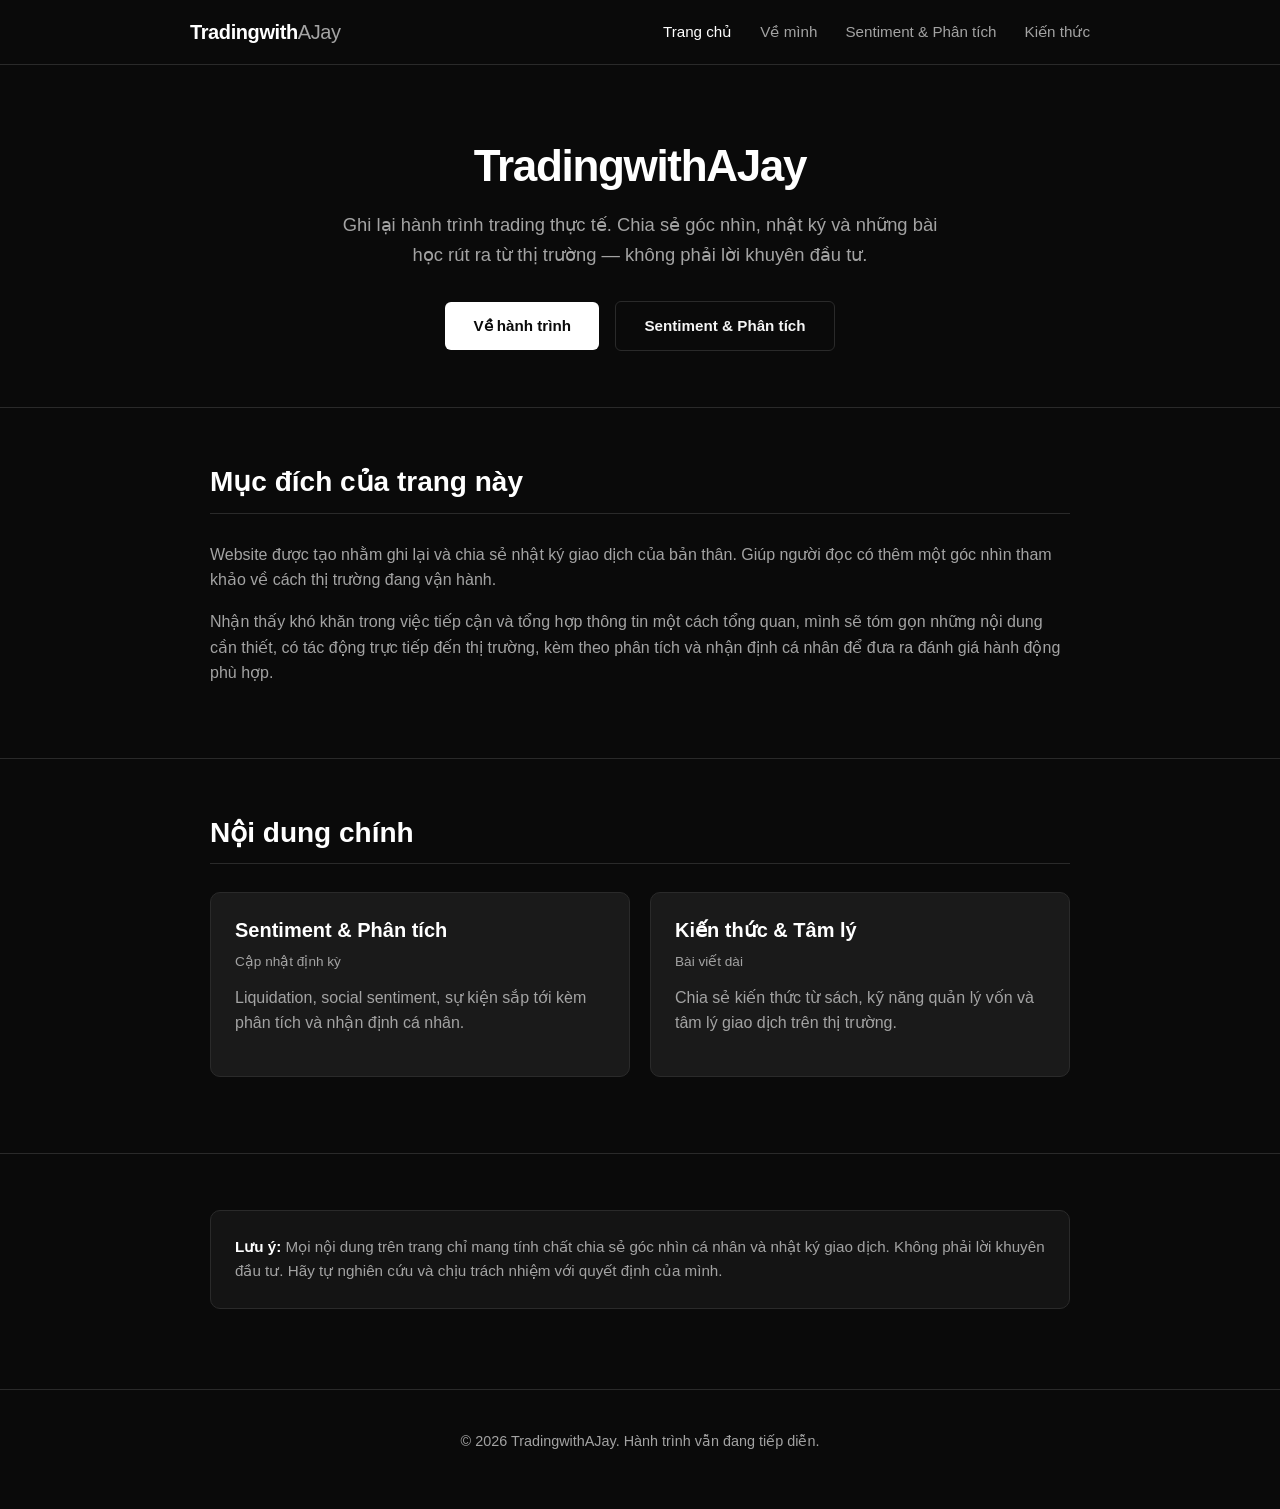
<file: index.html>
<!DOCTYPE html>
<html lang="vi">
<head>
  <meta charset="UTF-8">
  <meta name="viewport" content="width=device-width, initial-scale=1.0">
  <title>TradingwithAJay — Hành trình Trading</title>
  <meta name="description" content="Ghi lại và chia sẻ nhật ký giao dịch, góc nhìn thực tế về cách thị trường vận hành.">
  <link rel="stylesheet" href="style.css">
</head>
<body>
  <header>
    <div class="container header-inner">
      <a href="index.html" class="logo">Tradingwith<span>AJay</span></a>
      <button class="menu-toggle" aria-label="Menu">☰</button>
      <nav>
        <a href="index.html" class="active">Trang chủ</a>
        <a href="about.html">Về mình</a>
        <a href="sentiment.html">Sentiment & Phân tích</a>
        <a href="knowledge.html">Kiến thức</a>
      </nav>
    </div>
  </header>

  <main>
    <!-- Hero -->
    <section class="hero">
      <div class="container">
        <h1>TradingwithAJay</h1>
        <p>Ghi lại hành trình trading thực tế. Chia sẻ góc nhìn, nhật ký và những bài học rút ra từ thị trường — không phải lời khuyên đầu tư.</p>
        <div>
          <a href="about.html" class="btn">Về hành trình</a>
          <a href="sentiment.html" class="btn btn-outline">Sentiment & Phân tích</a>
        </div>
      </div>
    </section>

    <!-- Giới thiệu ngắn -->
    <section>
      <div class="container">
        <h2 class="section-title">Mục đích của trang này</h2>
        <p>Website được tạo nhằm ghi lại và chia sẻ nhật ký giao dịch của bản thân. Giúp người đọc có thêm một góc nhìn tham khảo về cách thị trường đang vận hành.</p>
        <p>Nhận thấy khó khăn trong việc tiếp cận và tổng hợp thông tin một cách tổng quan, mình sẽ tóm gọn những nội dung cần thiết, có tác động trực tiếp đến thị trường, kèm theo phân tích và nhận định cá nhân để đưa ra đánh giá hành động phù hợp.</p>
      </div>
    </section>

    <!-- Các mục chính -->
    <section>
      <div class="container">
        <h2 class="section-title">Nội dung chính</h2>
        <div class="grid-2">
          <a href="sentiment.html" class="card" style="display:block;">
            <h3>Sentiment & Phân tích</h3>
            <p class="card-meta">Cập nhật định kỳ</p>
            <p>Liquidation, social sentiment, sự kiện sắp tới kèm phân tích và nhận định cá nhân.</p>
          </a>
          <a href="knowledge.html" class="card" style="display:block;">
            <h3>Kiến thức & Tâm lý</h3>
            <p class="card-meta">Bài viết dài</p>
            <p>Chia sẻ kiến thức từ sách, kỹ năng quản lý vốn và tâm lý giao dịch trên thị trường.</p>
          </a>
        </div>
      </div>
    </section>

    <!-- Lưu ý -->
    <section>
      <div class="container">
        <div class="data-block">
          <p style="margin:0; color: var(--text-muted); font-size: 0.95rem;">
            <strong style="color: var(--accent);">Lưu ý:</strong> Mọi nội dung trên trang chỉ mang tính chất chia sẻ góc nhìn cá nhân và nhật ký giao dịch. Không phải lời khuyên đầu tư. Hãy tự nghiên cứu và chịu trách nhiệm với quyết định của mình.
          </p>
        </div>
      </div>
    </section>
  </main>

  <footer>
    <div class="container">
      <p>© 2026 TradingwithAJay. Hành trình vẫn đang tiếp diễn.</p>
    </div>
  </footer>

  <script src="main.js"></script>
</body>
</html>
</file>
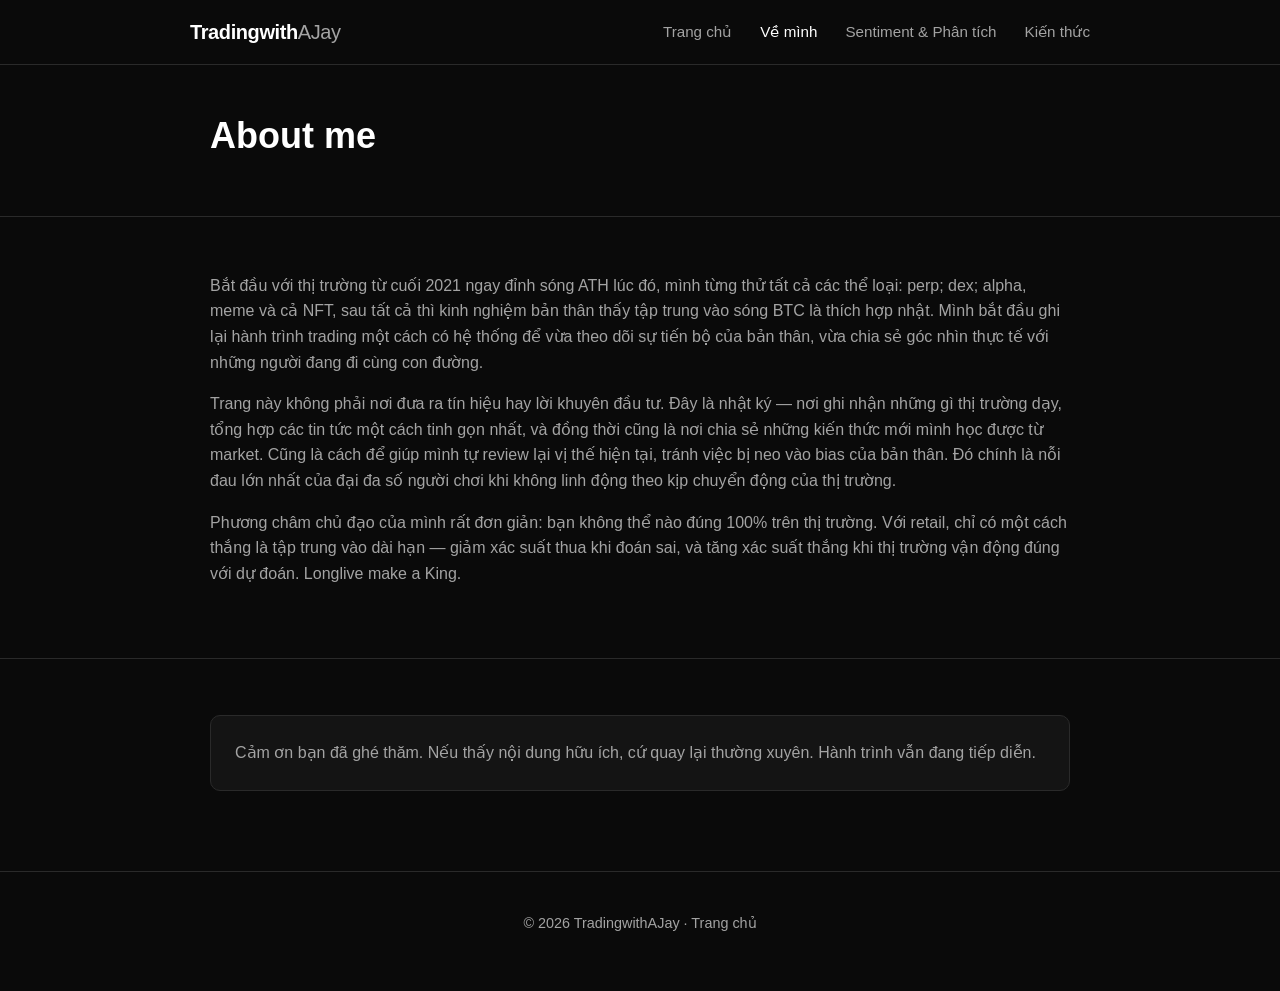
<file: about.html>
<!DOCTYPE html>
<html lang="vi">
<head>
  <meta charset="UTF-8">
  <meta name="viewport" content="width=device-width, initial-scale=1.0">
  <title>About me — TradingwithAJay</title>
  <meta name="description" content="Hành trình trading và góc nhìn cá nhân của TradingwithAJay.">
  <link rel="stylesheet" href="style.css">
</head>
<body>
  <header>
    <div class="container header-inner">
      <a href="index.html" class="logo">Tradingwith<span>AJay</span></a>
      <button class="menu-toggle" aria-label="Menu">☰</button>
      <nav>
        <a href="index.html">Trang chủ</a>
        <a href="about.html" class="active">Về mình</a>
        <a href="sentiment.html">Sentiment & Phân tích</a>
        <a href="knowledge.html">Kiến thức</a>
      </nav>
    </div>
  </header>

  <main>
    <section style="padding-top: 3rem;">
      <div class="container">
        <h1>About me</h1>
      </div>
    </section>

    <section>
      <div class="container">
        <p>Bắt đầu với thị trường từ cuối 2021 ngay đỉnh sóng ATH lúc đó, mình từng thử tất cả các thể loại: perp; dex; alpha, meme và cả NFT, sau tất cả thì kinh nghiệm bản thân thấy tập trung vào sóng BTC là thích hợp nhật. Mình bắt đầu ghi lại hành trình trading một cách có hệ thống để vừa theo dõi sự tiến bộ của bản thân, vừa chia sẻ góc nhìn thực tế với những người đang đi cùng con đường.</p>

        <p>Trang này không phải nơi đưa ra tín hiệu hay lời khuyên đầu tư. Đây là nhật ký — nơi ghi nhận những gì thị trường dạy, tổng hợp các tin tức một cách tinh gọn nhất, và đồng thời cũng là nơi chia sẻ những kiến thức mới mình học được từ market. Cũng là cách để giúp mình tự review lại vị thế hiện tại, tránh việc bị neo vào bias của bản thân. Đó chính là nỗi đau lớn nhất của đại đa số người chơi khi không linh động theo kịp chuyển động của thị trường.</p>

        <p>Phương châm chủ đạo của mình rất đơn giản: bạn không thể nào đúng 100% trên thị trường. Với retail, chỉ có một cách thắng là tập trung vào dài hạn — giảm xác suất thua khi đoán sai, và tăng xác suất thắng khi thị trường vận động đúng với dự đoán. Longlive make a King.</p>
      </div>
    </section>

    <section>
      <div class="container">
        <div class="data-block">
          <p style="margin:0; color: var(--text-muted);">
            Cảm ơn bạn đã ghé thăm. Nếu thấy nội dung hữu ích, cứ quay lại thường xuyên. Hành trình vẫn đang tiếp diễn.
          </p>
        </div>
      </div>
    </section>
  </main>

  <footer>
    <div class="container">
      <p>© 2026 TradingwithAJay · <a href="index.html">Trang chủ</a></p>
    </div>
  </footer>

  <script src="main.js"></script>
</body>
</html>
</file>
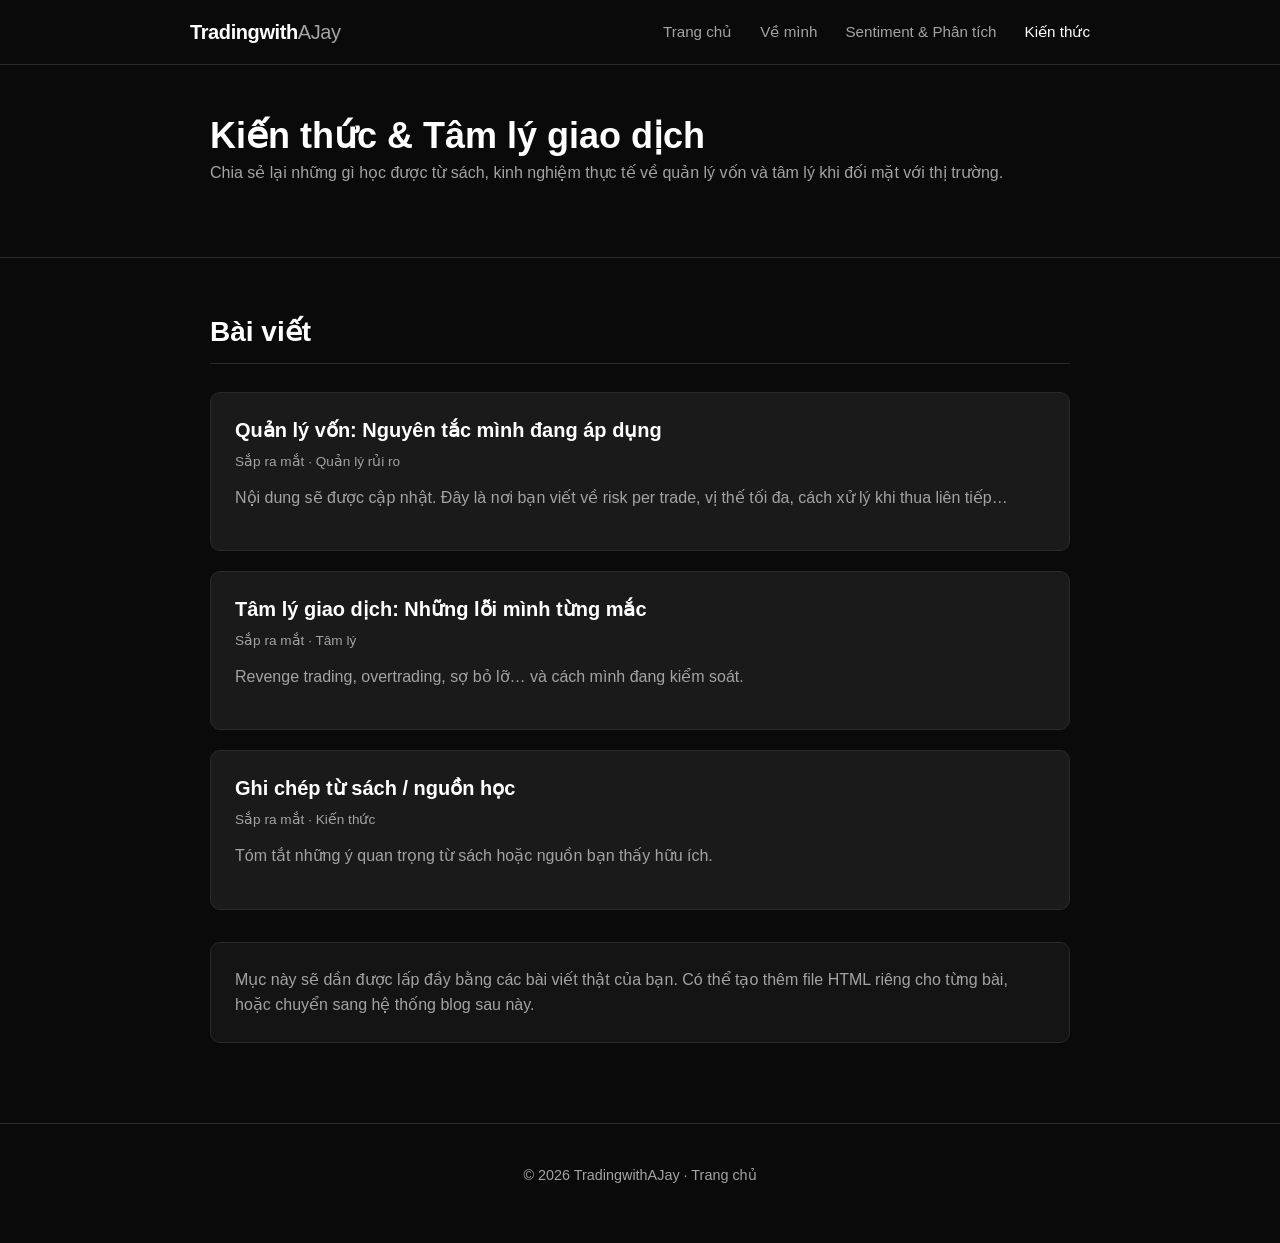
<file: knowledge.html>
<!DOCTYPE html>
<html lang="vi">
<head>
  <meta charset="UTF-8">
  <meta name="viewport" content="width=device-width, initial-scale=1.0">
  <title>Kiến thức — TradingwithAJay</title>
  <meta name="description" content="Chia sẻ kiến thức, quản lý vốn và tâm lý giao dịch.">
  <link rel="stylesheet" href="style.css">
</head>
<body>
  <header>
    <div class="container header-inner">
      <a href="index.html" class="logo">Tradingwith<span>AJay</span></a>
      <button class="menu-toggle" aria-label="Menu">☰</button>
      <nav>
        <a href="index.html">Trang chủ</a>
        <a href="about.html">Về mình</a>
        <a href="sentiment.html">Sentiment & Phân tích</a>
        <a href="knowledge.html" class="active">Kiến thức</a>
      </nav>
    </div>
  </header>

  <main>
    <section style="padding-top: 3rem;">
      <div class="container">
        <h1>Kiến thức & Tâm lý giao dịch</h1>
        <p>Chia sẻ lại những gì học được từ sách, kinh nghiệm thực tế về quản lý vốn và tâm lý khi đối mặt với thị trường.</p>
      </div>
    </section>

    <section>
      <div class="container">
        <h2 class="section-title">Bài viết</h2>

        <article class="card">
          <h3><a href="#">Quản lý vốn: Nguyên tắc mình đang áp dụng</a></h3>
          <p class="card-meta">Sắp ra mắt · Quản lý rủi ro</p>
          <p>Nội dung sẽ được cập nhật. Đây là nơi bạn viết về risk per trade, vị thế tối đa, cách xử lý khi thua liên tiếp…</p>
        </article>

        <article class="card">
          <h3><a href="#">Tâm lý giao dịch: Những lỗi mình từng mắc</a></h3>
          <p class="card-meta">Sắp ra mắt · Tâm lý</p>
          <p>Revenge trading, overtrading, sợ bỏ lỡ… và cách mình đang kiểm soát.</p>
        </article>

        <article class="card">
          <h3><a href="#">Ghi chép từ sách / nguồn học</a></h3>
          <p class="card-meta">Sắp ra mắt · Kiến thức</p>
          <p>Tóm tắt những ý quan trọng từ sách hoặc nguồn bạn thấy hữu ích.</p>
        </article>

        <div class="data-block mt-2">
          <p style="margin:0; color: var(--text-muted);">
            Mục này sẽ dần được lấp đầy bằng các bài viết thật của bạn. Có thể tạo thêm file HTML riêng cho từng bài, hoặc chuyển sang hệ thống blog sau này.
          </p>
        </div>
      </div>
    </section>
  </main>

  <footer>
    <div class="container">
      <p>© 2026 TradingwithAJay · <a href="index.html">Trang chủ</a></p>
    </div>
  </footer>

  <script src="main.js"></script>
</body>
</html>
</file>
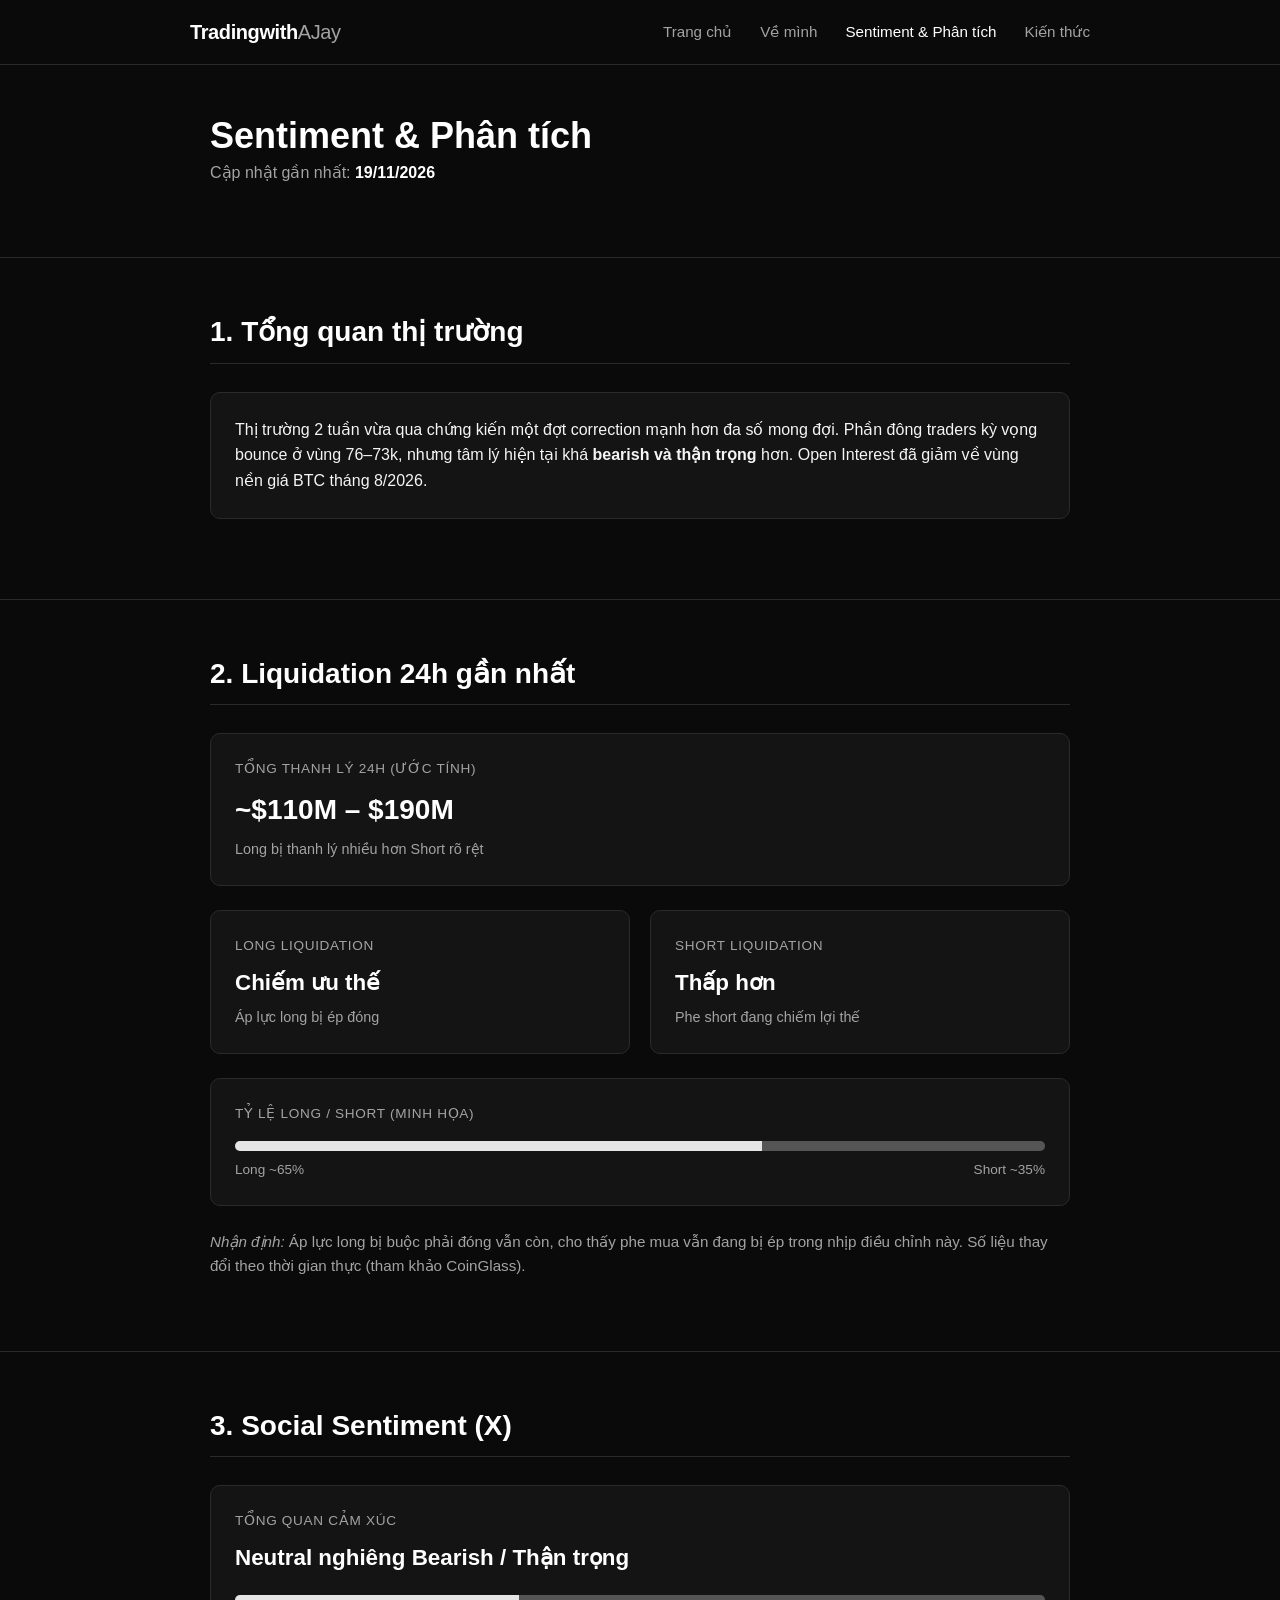
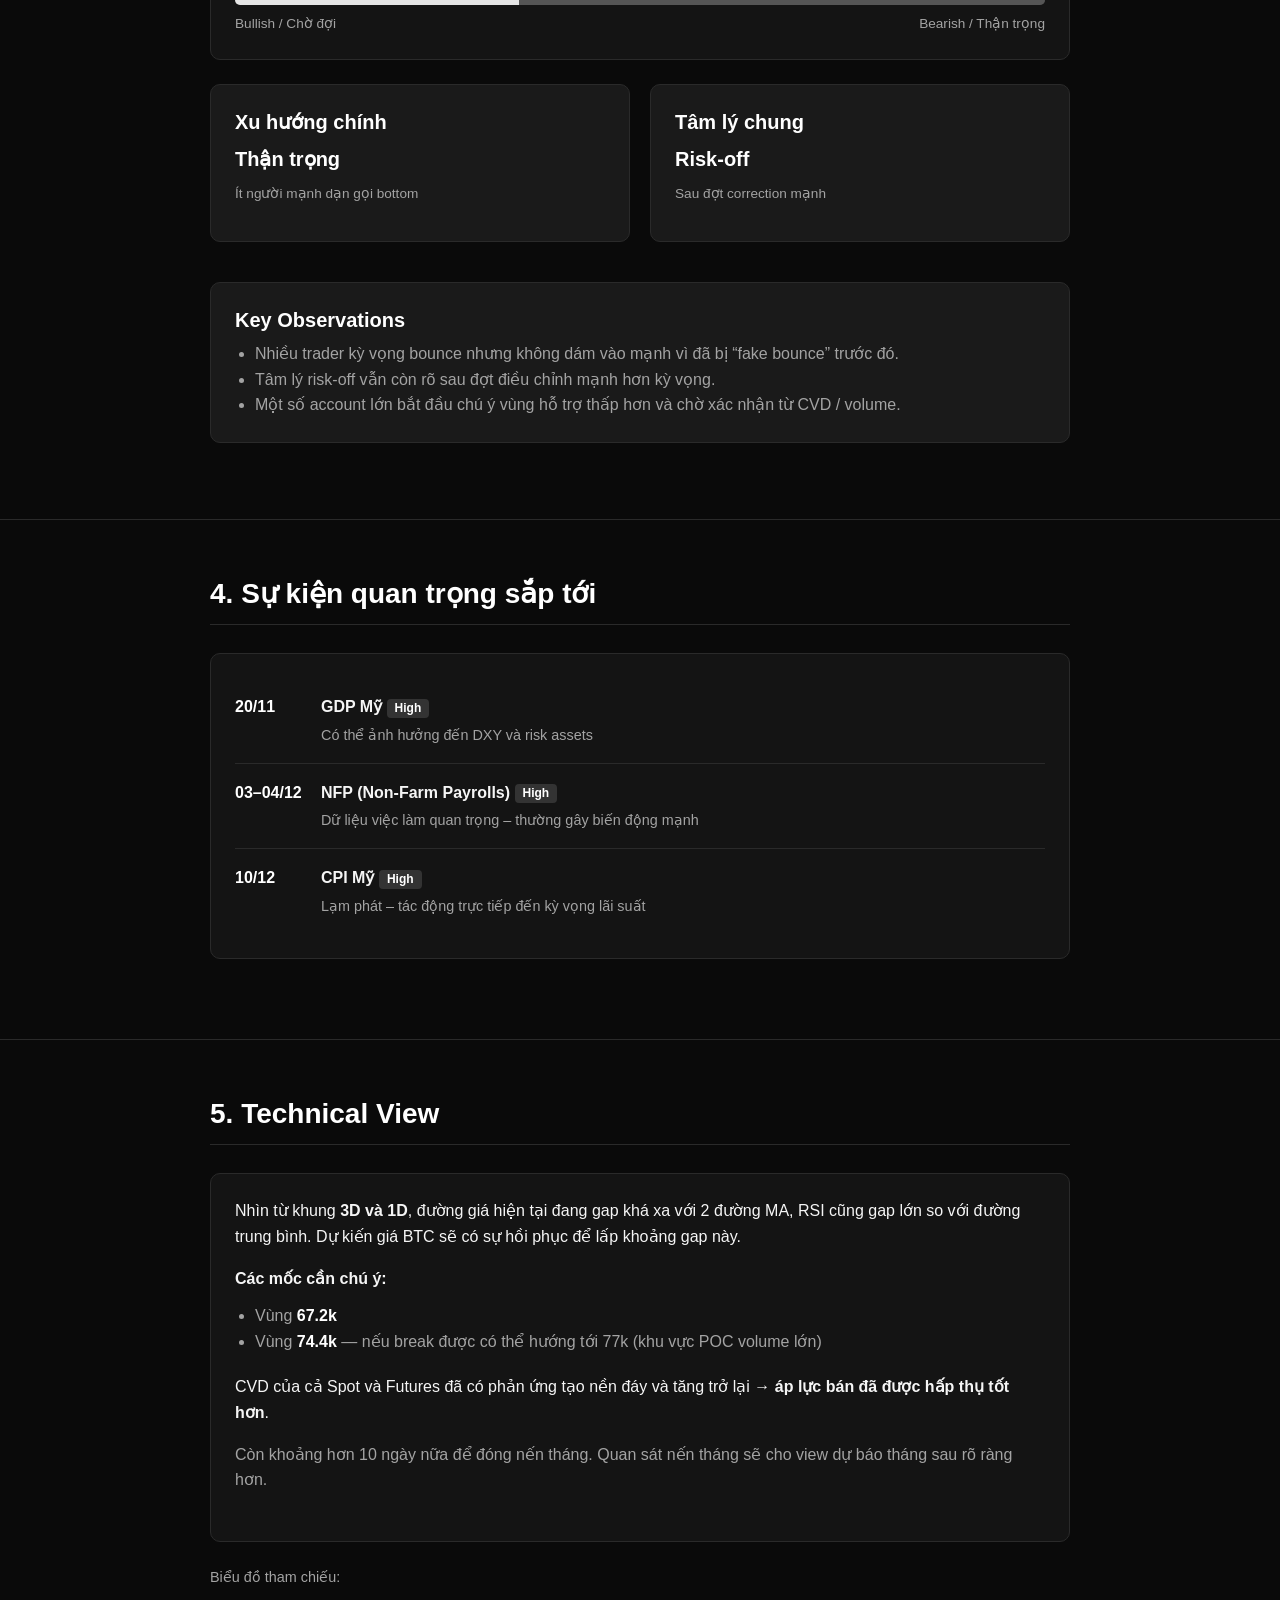
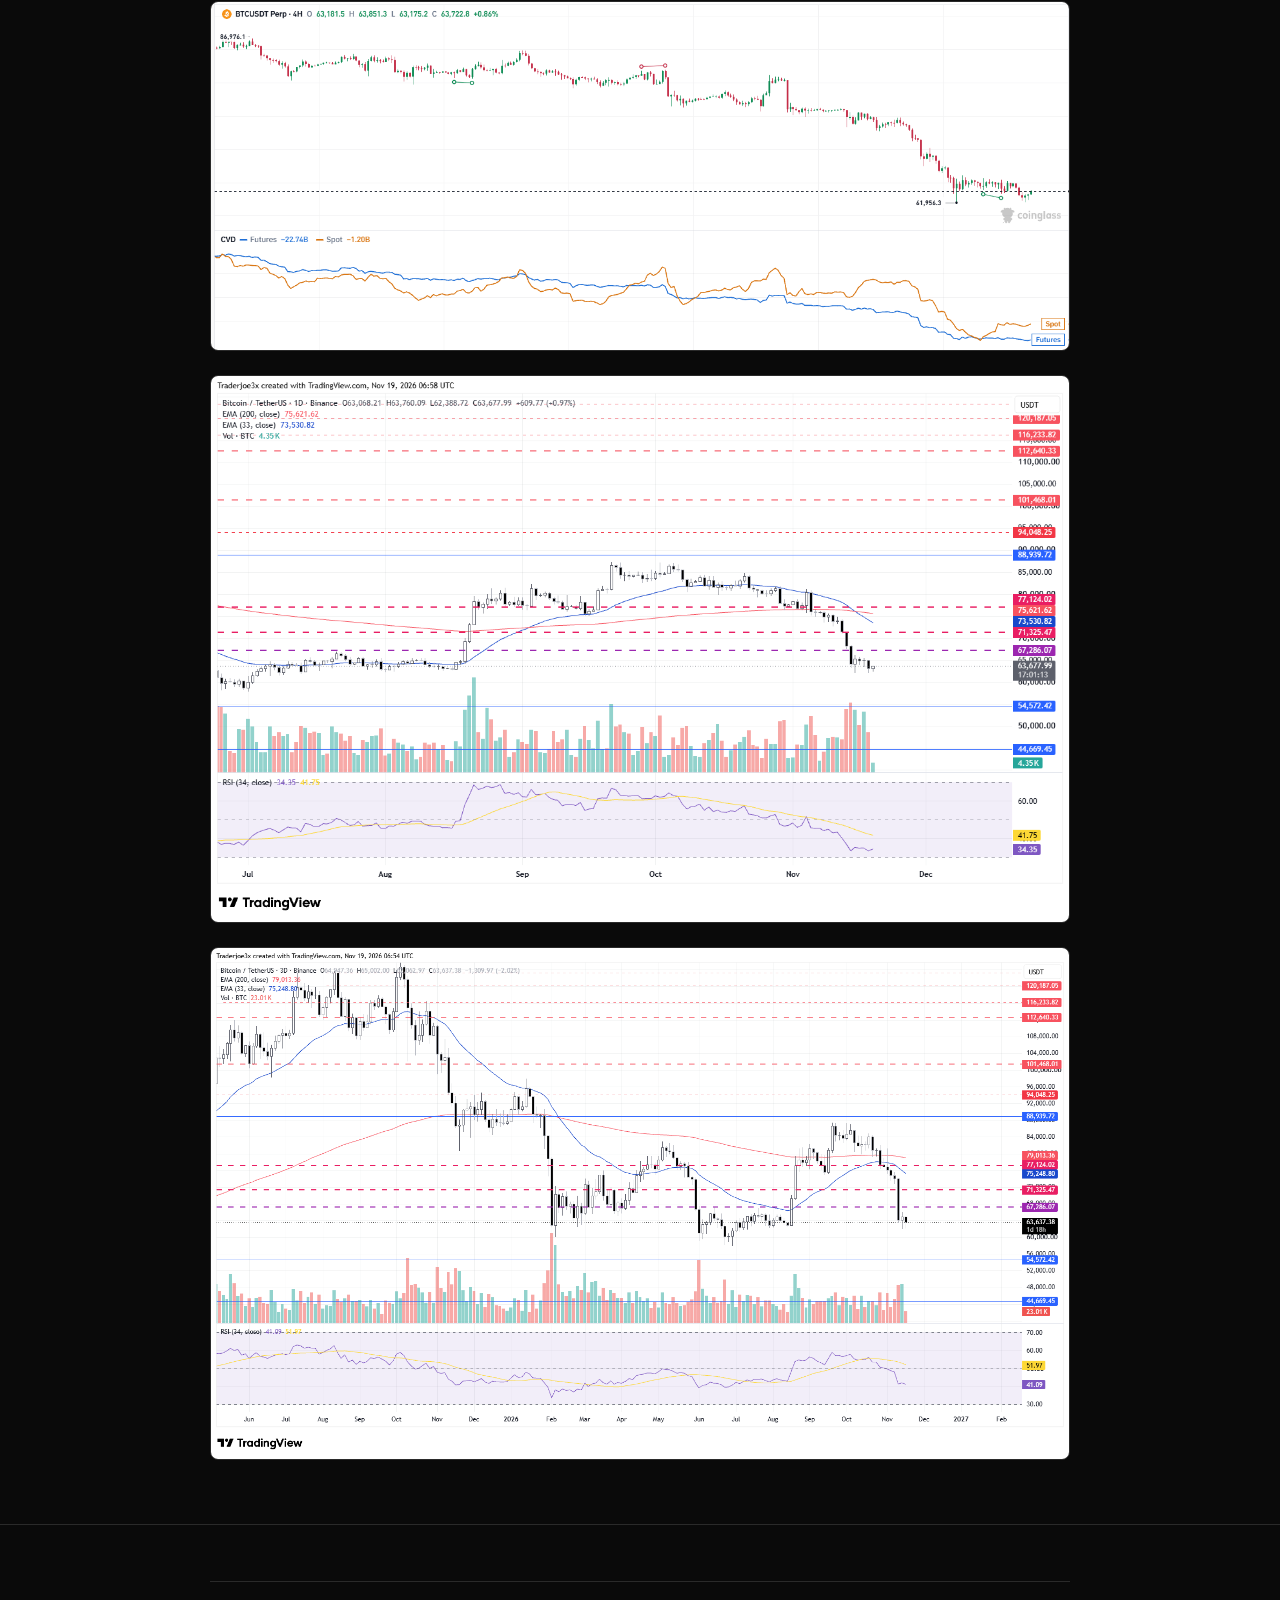
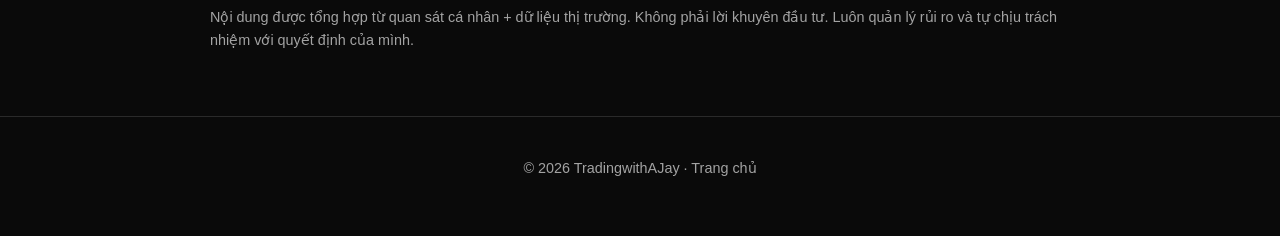
<file: sentiment.html>
<!DOCTYPE html>
<html lang="vi">
<head>
  <meta charset="UTF-8">
  <meta name="viewport" content="width=device-width, initial-scale=1.0">
  <title>Sentiment & Phân tích — TradingwithAJay</title>
  <meta name="description" content="Liquidation, Social Sentiment, phân tích và nhận định thị trường BTC & XAU.">
  <link rel="stylesheet" href="style.css">
</head>
<body>
  <header>
    <div class="container header-inner">
      <a href="index.html" class="logo">Tradingwith<span>AJay</span></a>
      <button class="menu-toggle" aria-label="Menu">☰</button>
      <nav>
        <a href="index.html">Trang chủ</a>
        <a href="about.html">Về mình</a>
        <a href="sentiment.html" class="active">Sentiment & Phân tích</a>
        <a href="knowledge.html">Kiến thức</a>
      </nav>
    </div>
  </header>

  <main>
    <section style="padding-top: 3rem;">
      <div class="container">
        <h1>Sentiment & Phân tích</h1>
        <p class="mb-1">Cập nhật gần nhất: <strong style="color: var(--accent);">19/11/2026</strong></p>
      </div>
    </section>

    <!-- Tổng quan -->
    <section>
      <div class="container">
        <h2 class="section-title">1. Tổng quan thị trường</h2>
        <div class="data-block">
          <p style="color: var(--text); margin-bottom: 0;">
            Thị trường 2 tuần vừa qua chứng kiến một đợt correction mạnh hơn đa số mong đợi. 
            Phần đông traders kỳ vọng bounce ở vùng 76–73k, nhưng tâm lý hiện tại khá <strong>bearish và thận trọng</strong> hơn. 
            Open Interest đã giảm về vùng nền giá BTC tháng 8/2026.
          </p>
        </div>
      </div>
    </section>

    <!-- Liquidation -->
    <section>
      <div class="container">
        <h2 class="section-title">2. Liquidation 24h gần nhất</h2>
        
        <div class="data-block">
          <div class="data-label">Tổng thanh lý 24h (ước tính)</div>
          <div class="data-value">~$110M – $190M</div>
          <div class="data-sub">Long bị thanh lý nhiều hơn Short rõ rệt</div>
        </div>

        <div class="grid-2">
          <div class="data-block">
            <div class="data-label">Long Liquidation</div>
            <div class="data-value" style="font-size: 1.4rem;">Chiếm ưu thế</div>
            <div class="data-sub">Áp lực long bị ép đóng</div>
          </div>
          <div class="data-block">
            <div class="data-label">Short Liquidation</div>
            <div class="data-value" style="font-size: 1.4rem;">Thấp hơn</div>
            <div class="data-sub">Phe short đang chiếm lợi thế</div>
          </div>
        </div>

        <div class="data-block">
          <div class="data-label">Tỷ lệ Long / Short (minh họa)</div>
          <div class="sentiment-bar">
            <div class="bullish" style="width: 65%;"></div>
            <div class="bearish" style="width: 35%;"></div>
          </div>
          <div style="display: flex; justify-content: space-between; font-size: 0.85rem; color: var(--text-muted);">
            <span>Long ~65%</span>
            <span>Short ~35%</span>
          </div>
        </div>

        <p style="margin-top: 1rem; color: var(--text-muted); font-size: 0.95rem;">
          <em>Nhận định:</em> Áp lực long bị buộc phải đóng vẫn còn, cho thấy phe mua vẫn đang bị ép trong nhịp điều chỉnh này. 
          Số liệu thay đổi theo thời gian thực (tham khảo CoinGlass).
        </p>
      </div>
    </section>

    <!-- Social Sentiment -->
    <section>
      <div class="container">
        <h2 class="section-title">3. Social Sentiment (X)</h2>
        
        <div class="data-block">
          <div class="data-label">Tổng quan cảm xúc</div>
          <div class="data-value" style="font-size: 1.4rem;">Neutral nghiêng Bearish / Thận trọng</div>
          
          <div class="sentiment-bar" style="margin-top: 1.25rem;">
            <div class="bullish" style="width: 35%;"></div>
            <div class="bearish" style="width: 65%;"></div>
          </div>
          <div style="display: flex; justify-content: space-between; font-size: 0.85rem; color: var(--text-muted); margin-top: 0.35rem;">
            <span>Bullish / Chờ đợi</span>
            <span>Bearish / Thận trọng</span>
          </div>
        </div>

        <div class="grid-2">
          <div class="card">
            <h3>Xu hướng chính</h3>
            <p class="data-value" style="font-size: 1.25rem; margin: 0.5rem 0;">Thận trọng</p>
            <p class="card-meta">Ít người mạnh dạn gọi bottom</p>
          </div>
          <div class="card">
            <h3>Tâm lý chung</h3>
            <p class="data-value" style="font-size: 1.25rem; margin: 0.5rem 0;">Risk-off</p>
            <p class="card-meta">Sau đợt correction mạnh</p>
          </div>
        </div>

        <div class="card" style="margin-top: 1.25rem;">
          <h3>Key Observations</h3>
          <ul style="padding-left: 1.25rem; color: var(--text-muted);">
            <li>Nhiều trader kỳ vọng bounce nhưng không dám vào mạnh vì đã bị “fake bounce” trước đó.</li>
            <li>Tâm lý risk-off vẫn còn rõ sau đợt điều chỉnh mạnh hơn kỳ vọng.</li>
            <li>Một số account lớn bắt đầu chú ý vùng hỗ trợ thấp hơn và chờ xác nhận từ CVD / volume.</li>
          </ul>
        </div>
      </div>
    </section>

    <!-- Upcoming Events -->
    <section>
      <div class="container">
        <h2 class="section-title">4. Sự kiện quan trọng sắp tới</h2>
        
        <div class="data-block">
          <div class="event-item">
            <div class="event-date">20/11</div>
            <div>
              <strong>GDP Mỹ</strong>
              <span class="event-high">High</span>
              <p style="margin: 0.25rem 0 0; font-size: 0.9rem;">Có thể ảnh hưởng đến DXY và risk assets</p>
            </div>
          </div>
          <div class="event-item">
            <div class="event-date">03–04/12</div>
            <div>
              <strong>NFP (Non-Farm Payrolls)</strong>
              <span class="event-high">High</span>
              <p style="margin: 0.25rem 0 0; font-size: 0.9rem;">Dữ liệu việc làm quan trọng – thường gây biến động mạnh</p>
            </div>
          </div>
          <div class="event-item">
            <div class="event-date">10/12</div>
            <div>
              <strong>CPI Mỹ</strong>
              <span class="event-high">High</span>
              <p style="margin: 0.25rem 0 0; font-size: 0.9rem;">Lạm phát – tác động trực tiếp đến kỳ vọng lãi suất</p>
            </div>
          </div>
        </div>
      </div>
    </section>

    <!-- Technical View -->
    <section>
      <div class="container">
        <h2 class="section-title">5. Technical View</h2>
        
        <div class="data-block">
          <p style="color: var(--text); margin-bottom: 1rem;">
            Nhìn từ khung <strong>3D và 1D</strong>, đường giá hiện tại đang gap khá xa với 2 đường MA, 
            RSI cũng gap lớn so với đường trung bình. Dự kiến giá BTC sẽ có sự hồi phục để lấp khoảng gap này.
          </p>

          <p style="color: var(--text); margin-bottom: 0.75rem;"><strong>Các mốc cần chú ý:</strong></p>
          <ul style="padding-left: 1.25rem; color: var(--text-muted); margin-bottom: 1.25rem;">
            <li>Vùng <strong style="color: var(--accent);">67.2k</strong></li>
            <li>Vùng <strong style="color: var(--accent);">74.4k</strong> — nếu break được có thể hướng tới 77k (khu vực POC volume lớn)</li>
          </ul>

          <p style="color: var(--text); margin-bottom: 1rem;">
            CVD của cả Spot và Futures đã có phản ứng tạo nền đáy và tăng trở lại → 
            <strong>áp lực bán đã được hấp thụ tốt hơn</strong>.
          </p>

          <p style="color: var(--text-muted); margin-bottom: 1.5rem;">
            Còn khoảng hơn 10 ngày nữa để đóng nến tháng. Quan sát nến tháng sẽ cho view dự báo tháng sau rõ ràng hơn.
          </p>
        </div>

        <!-- Charts -->
        <div style="margin-top: 1.5rem;">
          <p style="color: var(--text-muted); font-size: 0.9rem; margin-bottom: 0.75rem;">Biểu đồ tham chiếu:</p>
          
          <div style="margin-bottom: 1.5rem;">
            <img src="images/chart_1.png" alt="Chart 1 - Technical analysis" 
                 style="width: 100%; max-width: 100%; border-radius: 8px; border: 1px solid var(--border); display: block;">
          </div>
          
          <div style="margin-bottom: 1.5rem;">
            <img src="images/chart_2.png" alt="Chart 2 - Technical analysis" 
                 style="width: 100%; max-width: 100%; border-radius: 8px; border: 1px solid var(--border); display: block;">
          </div>
          
          <div style="margin-bottom: 0.5rem;">
            <img src="images/chart_3.png" alt="Chart 3 - Technical analysis" 
                 style="width: 100%; max-width: 100%; border-radius: 8px; border: 1px solid var(--border); display: block;">
          </div>
        </div>
      </div>
    </section>

    <!-- Ghi chú cuối -->
    <section style="padding-bottom: 3rem;">
      <div class="container">
        <p style="font-size: 0.9rem; color: var(--text-muted); border-top: 1px solid var(--border); padding-top: 1.5rem;">
          Nội dung được tổng hợp từ quan sát cá nhân + dữ liệu thị trường. 
          Không phải lời khuyên đầu tư. Luôn quản lý rủi ro và tự chịu trách nhiệm với quyết định của mình.
        </p>
      </div>
    </section>
  </main>

  <footer>
    <div class="container">
      <p>© 2026 TradingwithAJay · <a href="index.html">Trang chủ</a></p>
    </div>
  </footer>

  <script src="main.js"></script>
</body>
</html>
</file>
<file: style.css>
/* TradingwithAJay - Black & White Theme */
:root {
  --bg: #0a0a0a;
  --bg-secondary: #141414;
  --bg-card: #1a1a1a;
  --text: #f5f5f5;
  --text-muted: #a3a3a3;
  --border: #2a2a2a;
  --accent: #ffffff;
  --hover: #e5e5e5;
}

* {
  margin: 0;
  padding: 0;
  box-sizing: border-box;
}

html {
  scroll-behavior: smooth;
}

body {
  font-family: -apple-system, BlinkMacSystemFont, "Segoe UI", Roboto, "Helvetica Neue", Arial, sans-serif;
  background-color: var(--bg);
  color: var(--text);
  line-height: 1.6;
  min-height: 100vh;
  display: flex;
  flex-direction: column;
}

/* Typography */
h1, h2, h3, h4 {
  font-weight: 600;
  line-height: 1.3;
  color: var(--accent);
}

h1 { font-size: 2.25rem; }
h2 { font-size: 1.75rem; margin-bottom: 1rem; }
h3 { font-size: 1.25rem; margin-bottom: 0.75rem; }

p {
  margin-bottom: 1rem;
  color: var(--text-muted);
}

a {
  color: var(--accent);
  text-decoration: none;
  transition: opacity 0.2s;
}

a:hover {
  opacity: 0.8;
}

/* Layout */
.container {
  width: 100%;
  max-width: 900px;
  margin: 0 auto;
  padding: 0 1.25rem;
}

/* Header */
header {
  background: var(--bg);
  border-bottom: 1px solid var(--border);
  position: sticky;
  top: 0;
  z-index: 100;
  backdrop-filter: blur(10px);
}

.header-inner {
  display: flex;
  justify-content: space-between;
  align-items: center;
  padding: 1rem 0;
}

.logo {
  font-size: 1.25rem;
  font-weight: 700;
  letter-spacing: -0.02em;
  color: var(--accent);
}

.logo span {
  font-weight: 400;
  color: var(--text-muted);
}

nav {
  display: flex;
  gap: 1.75rem;
}

nav a {
  font-size: 0.95rem;
  color: var(--text-muted);
  font-weight: 500;
}

nav a:hover,
nav a.active {
  color: var(--accent);
}

/* Mobile menu */
.menu-toggle {
  display: none;
  background: none;
  border: none;
  color: var(--text);
  font-size: 1.5rem;
  cursor: pointer;
}

/* Hero */
.hero {
  padding: 4.5rem 0 3.5rem;
  text-align: center;
  border-bottom: 1px solid var(--border);
}

.hero h1 {
  font-size: 2.75rem;
  margin-bottom: 1rem;
  letter-spacing: -0.03em;
}

.hero p {
  font-size: 1.15rem;
  max-width: 600px;
  margin: 0 auto 2rem;
}

.btn {
  display: inline-block;
  padding: 0.75rem 1.75rem;
  background: var(--accent);
  color: var(--bg);
  font-weight: 600;
  border-radius: 6px;
  font-size: 0.95rem;
  transition: all 0.2s;
}

.btn:hover {
  background: var(--hover);
  opacity: 1;
}

.btn-outline {
  background: transparent;
  border: 1px solid var(--border);
  color: var(--text);
  margin-left: 0.75rem;
}

.btn-outline:hover {
  border-color: var(--accent);
  color: var(--accent);
}

/* Sections */
section {
  padding: 3.5rem 0;
  border-bottom: 1px solid var(--border);
}

section:last-of-type {
  border-bottom: none;
}

.section-title {
  margin-bottom: 1.75rem;
  padding-bottom: 0.75rem;
  border-bottom: 1px solid var(--border);
}

/* Cards */
.card {
  background: var(--bg-card);
  border: 1px solid var(--border);
  border-radius: 10px;
  padding: 1.5rem;
  margin-bottom: 1.25rem;
}

.card h3 {
  margin-bottom: 0.5rem;
}

.card-meta {
  font-size: 0.85rem;
  color: var(--text-muted);
  margin-bottom: 0.75rem;
}

/* Grid */
.grid-2 {
  display: grid;
  grid-template-columns: repeat(auto-fit, minmax(280px, 1fr));
  gap: 1.25rem;
}

/* Data blocks */
.data-block {
  background: var(--bg-secondary);
  border: 1px solid var(--border);
  border-radius: 10px;
  padding: 1.5rem;
  margin-bottom: 1.5rem;
}

.data-label {
  font-size: 0.85rem;
  text-transform: uppercase;
  letter-spacing: 0.05em;
  color: var(--text-muted);
  margin-bottom: 0.5rem;
}

.data-value {
  font-size: 1.75rem;
  font-weight: 700;
  color: var(--accent);
}

.data-sub {
  font-size: 0.9rem;
  color: var(--text-muted);
  margin-top: 0.35rem;
}

/* Sentiment bar */
.sentiment-bar {
  height: 10px;
  background: #333;
  border-radius: 5px;
  overflow: hidden;
  margin: 1rem 0 0.5rem;
  display: flex;
}

.sentiment-bar .bullish {
  background: #e5e5e5;
  height: 100%;
}

.sentiment-bar .bearish {
  background: #555;
  height: 100%;
}

/* Event list */
.event-item {
  display: flex;
  gap: 1rem;
  padding: 1rem 0;
  border-bottom: 1px solid var(--border);
}

.event-item:last-child {
  border-bottom: none;
}

.event-date {
  min-width: 70px;
  font-weight: 600;
  color: var(--accent);
}

.event-high {
  color: #fff;
  background: #333;
  padding: 0.15rem 0.5rem;
  border-radius: 4px;
  font-size: 0.75rem;
  font-weight: 600;
}

/* Footer */
footer {
  margin-top: auto;
  padding: 2.5rem 0;
  border-top: 1px solid var(--border);
  text-align: center;
  color: var(--text-muted);
  font-size: 0.9rem;
}

footer a {
  color: var(--text-muted);
}

/* Utility */
.text-center { text-align: center; }
.mt-2 { margin-top: 2rem; }
.mb-1 { margin-bottom: 1rem; }

/* Responsive */
@media (max-width: 768px) {
  .hero h1 {
    font-size: 2rem;
  }

  nav {
    display: none;
  }

  .menu-toggle {
    display: block;
  }

  nav.active {
    display: flex;
    flex-direction: column;
    position: absolute;
    top: 100%;
    left: 0;
    right: 0;
    background: var(--bg);
    border-bottom: 1px solid var(--border);
    padding: 1rem;
    gap: 1rem;
  }

  .btn-outline {
    margin-left: 0;
    margin-top: 0.75rem;
  }
}
</file>
